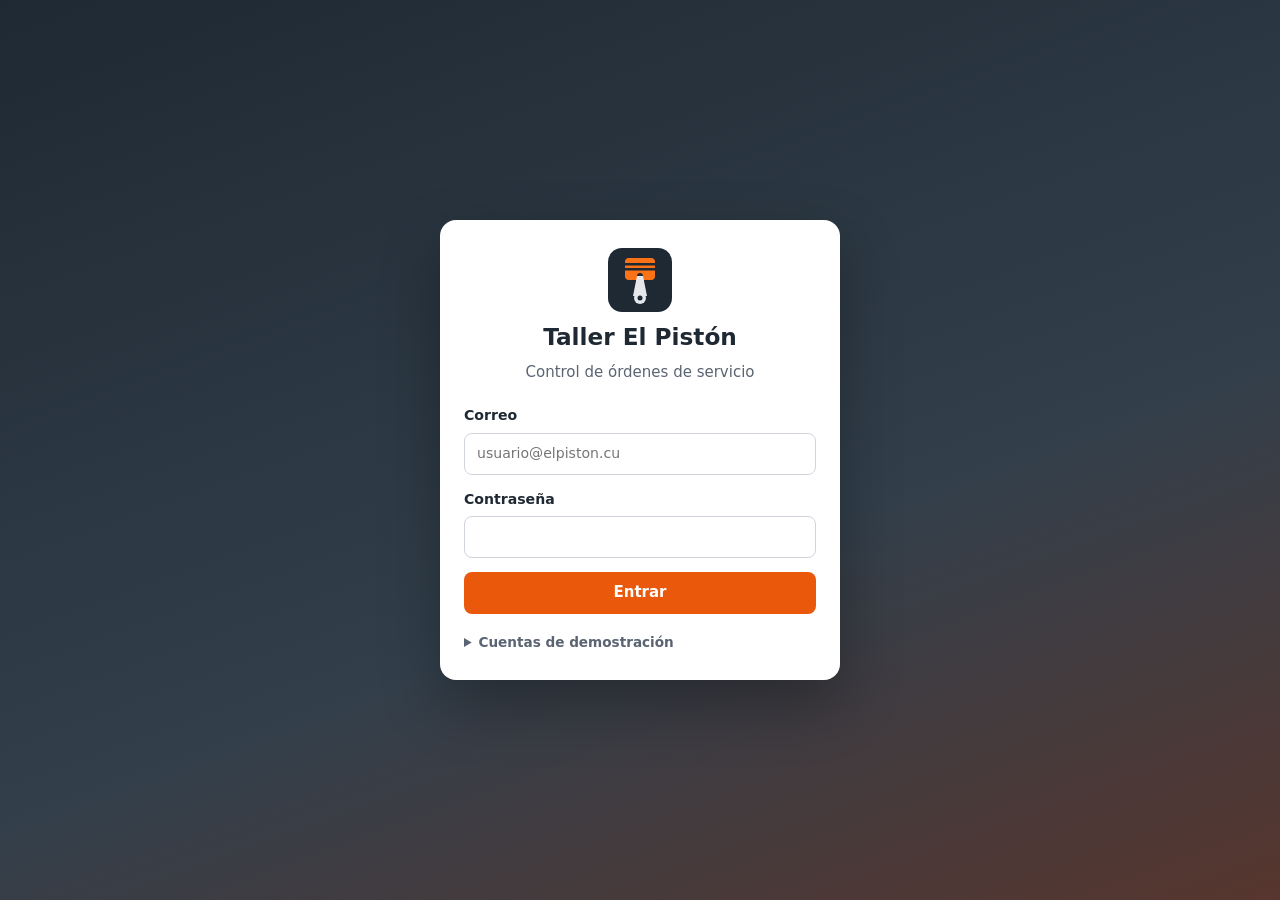
<file: cliente/index.html>
<!DOCTYPE html>
<html lang="es">
<head>
  <meta charset="UTF-8">
  <meta name="viewport" content="width=device-width, initial-scale=1.0">
  <meta name="theme-color" content="#1f2933">
  <title>Panel · El Pistón</title>
  <link rel="icon" href="img/logo.svg" type="image/svg+xml">
  <link rel="stylesheet" href="css/estilos.css">
  <script type="module" src="js/paginas/panel.js"></script>
</head>
<body>
  <div class="app">
    <header class="barra" id="barra"></header>
    <nav class="menu" id="menu" aria-label="Navegación principal"></nav>

    <main class="contenido">
      <section class="encabezado">
        <div class="encabezado__texto">
          <h1 id="saludo">Panel</h1>
          <p id="fecha-hoy"></p>
        </div>
        <div class="acciones">
          <a href="ordenes.html?nueva=1" class="boton oculto" id="boton-nueva-orden">Nueva orden</a>
        </div>
      </section>

      <section class="kpis" id="kpis" aria-label="Indicadores"></section>

      <div class="rejilla rejilla--dos">
        <section class="tarjeta">
          <div class="tarjeta__titulo">
            <div>
              <h2 id="titulo-recientes">Órdenes en curso</h2>
              <p>Las más recientes primero</p>
            </div>
            <a href="ordenes.html" class="boton boton--secundario boton--chico">Ver todas</a>
          </div>
          <div id="recientes"></div>
        </section>

        <section class="tarjeta">
          <div class="tarjeta__titulo">
            <div>
              <h2>Órdenes abiertas por estado</h2>
              <p>Toque un estado para ver sus órdenes</p>
            </div>
          </div>
          <div id="estados"></div>
        </section>

        <section class="tarjeta">
          <div class="tarjeta__titulo">
            <div>
              <h2>Carga de trabajo por mecánico</h2>
              <p>Órdenes abiertas asignadas</p>
            </div>
          </div>
          <div id="carga"></div>
        </section>

        <section class="tarjeta">
          <div class="tarjeta__titulo">
            <div>
              <h2>Repuestos por agotarse</h2>
              <p>Existencias iguales o por debajo del mínimo</p>
            </div>
            <a href="repuestos.html?bajos=1" class="boton boton--secundario boton--chico">Inventario</a>
          </div>
          <div id="stock"></div>
        </section>
      </div>
    </main>
  </div>
  <div class="avisos" id="avisos" aria-live="polite"></div>
</body>
</html>
</file>
<file: cliente/css/estilos.css>
:root {
  --fondo: #f3f4f6;
  --superficie: #ffffff;
  --tinta: #1f2933;
  --tinta-suave: #5b6472;
  --borde: #e2e5ea;
  --acento: #ea580c;
  --acento-oscuro: #c2410c;
  --acento-claro: #fff1e7;
  --exito: #15803d;
  --exito-claro: #e8f6ed;
  --alerta: #b45309;
  --alerta-claro: #fef4e2;
  --peligro: #b91c1c;
  --peligro-claro: #fdeaea;
  --radio: 12px;
  --radio-chico: 8px;
  --sombra: 0 1px 2px rgb(15 23 42 / 6%), 0 4px 14px rgb(15 23 42 / 6%);
  --alto-barra: 60px;
  --alto-menu: 64px;
  --fuente: system-ui, -apple-system, "Segoe UI", Roboto, Ubuntu, "Helvetica Neue", Arial, sans-serif;
}

*,
*::before,
*::after {
  box-sizing: border-box;
}

html {
  -webkit-text-size-adjust: 100%;
}

body {
  margin: 0;
  font-family: var(--fuente);
  font-size: 15px;
  line-height: 1.5;
  color: var(--tinta);
  background: var(--fondo);
}

body:not(.listo) .app {
  visibility: hidden;
}

h1,
h2,
h3 {
  margin: 0;
  line-height: 1.25;
}

h1 {
  font-size: 1.45rem;
}

h2 {
  font-size: 1.05rem;
}

a {
  color: var(--acento-oscuro);
}

img,
svg {
  display: block;
}

:focus-visible {
  outline: 3px solid rgb(234 88 12 / 45%);
  outline-offset: 2px;
}

.app {
  min-height: 100vh;
  padding-bottom: calc(var(--alto-menu) + 16px);
}

.barra {
  position: sticky;
  top: 0;
  z-index: 20;
  display: flex;
  align-items: center;
  gap: 12px;
  height: var(--alto-barra);
  padding: 0 16px;
  color: #fff;
  background: var(--tinta);
}

.barra__marca {
  display: flex;
  align-items: center;
  gap: 10px;
  margin-right: auto;
  font-weight: 700;
  font-size: 1.1rem;
  color: #fff;
  text-decoration: none;
}

.barra__usuario {
  display: flex;
  flex-direction: column;
  align-items: flex-end;
  line-height: 1.2;
}

.barra__nombre {
  font-weight: 600;
  font-size: 0.9rem;
}

.barra__rol {
  font-size: 0.75rem;
  color: #fdba74;
}

.menu {
  position: fixed;
  right: 0;
  bottom: 0;
  left: 0;
  z-index: 20;
  display: flex;
  justify-content: space-around;
  height: var(--alto-menu);
  padding-bottom: env(safe-area-inset-bottom);
  background: var(--superficie);
  border-top: 1px solid var(--borde);
}

.menu__enlace {
  display: flex;
  flex: 1;
  flex-direction: column;
  align-items: center;
  justify-content: center;
  gap: 2px;
  font-size: 0.72rem;
  font-weight: 600;
  color: var(--tinta-suave);
  text-decoration: none;
}

.menu__enlace svg {
  width: 24px;
  height: 24px;
  fill: currentColor;
}

.menu__enlace--activo {
  color: var(--acento);
}

.contenido {
  width: 100%;
  max-width: 1180px;
  margin: 0 auto;
  padding: 20px 16px;
}

.encabezado {
  display: flex;
  flex-wrap: wrap;
  align-items: center;
  justify-content: space-between;
  gap: 12px;
  margin-bottom: 18px;
}

.encabezado__texto p {
  margin: 4px 0 0;
  color: var(--tinta-suave);
}

.migas {
  display: inline-block;
  margin-bottom: 6px;
  font-size: 0.85rem;
  text-decoration: none;
}

.acciones {
  display: flex;
  flex-wrap: wrap;
  gap: 8px;
}

.tarjeta {
  padding: 18px;
  margin-bottom: 16px;
  background: var(--superficie);
  border: 1px solid var(--borde);
  border-radius: var(--radio);
  box-shadow: var(--sombra);
}

.tarjeta__titulo {
  display: flex;
  flex-wrap: wrap;
  align-items: center;
  justify-content: space-between;
  gap: 8px;
  margin-bottom: 14px;
}

.tarjeta__titulo p {
  margin: 2px 0 0;
  font-size: 0.85rem;
  color: var(--tinta-suave);
}

.rejilla {
  display: grid;
  gap: 16px;
}

.rejilla .tarjeta {
  margin-bottom: 0;
}

.kpis {
  display: grid;
  grid-template-columns: repeat(2, minmax(0, 1fr));
  gap: 12px;
  margin-bottom: 16px;
}

.kpi {
  display: block;
  padding: 16px;
  color: inherit;
  text-decoration: none;
  background: var(--superficie);
  border: 1px solid var(--borde);
  border-radius: var(--radio);
  box-shadow: var(--sombra);
}

.kpi__valor {
  display: block;
  font-size: 1.6rem;
  font-weight: 700;
  line-height: 1.1;
}

.kpi__etiqueta {
  display: block;
  margin-top: 4px;
  font-size: 0.82rem;
  color: var(--tinta-suave);
}

.kpi--acento .kpi__valor {
  color: var(--acento-oscuro);
}

.kpi--alerta .kpi__valor {
  color: var(--peligro);
}

.boton {
  display: inline-flex;
  align-items: center;
  justify-content: center;
  gap: 6px;
  min-height: 42px;
  padding: 0 16px;
  font: inherit;
  font-weight: 600;
  color: #fff;
  text-decoration: none;
  white-space: nowrap;
  cursor: pointer;
  background: var(--acento);
  border: 1px solid transparent;
  border-radius: var(--radio-chico);
  transition: background 0.15s, opacity 0.15s;
}

.boton:hover {
  background: var(--acento-oscuro);
}

.boton:disabled {
  cursor: not-allowed;
  opacity: 0.55;
}

.boton--secundario {
  color: var(--tinta);
  background: var(--superficie);
  border-color: var(--borde);
}

.boton--secundario:hover {
  background: var(--fondo);
}

.boton--peligro {
  background: var(--peligro);
}

.boton--peligro:hover {
  background: #991b1b;
}

.boton--exito {
  background: var(--exito);
}

.boton--exito:hover {
  background: #166534;
}

.boton--fantasma {
  color: #fff;
  background: transparent;
  border-color: rgb(255 255 255 / 30%);
}

.boton--fantasma:hover {
  background: rgb(255 255 255 / 10%);
}

.boton--chico {
  min-height: 34px;
  padding: 0 12px;
  font-size: 0.85rem;
}

.boton--icono {
  min-height: 34px;
  padding: 0 10px;
  color: var(--peligro);
  background: transparent;
  border-color: var(--borde);
}

.boton--icono:hover {
  background: var(--peligro-claro);
}

.boton--cargando {
  position: relative;
  color: transparent !important;
}

.boton--cargando::after {
  position: absolute;
  width: 18px;
  height: 18px;
  content: "";
  border: 2px solid #fff;
  border-right-color: transparent;
  border-radius: 50%;
  animation: girar 0.7s linear infinite;
}

.boton--secundario.boton--cargando::after {
  border-color: var(--tinta);
  border-right-color: transparent;
}

@keyframes girar {
  to {
    transform: rotate(360deg);
  }
}

.formulario {
  display: grid;
  gap: 14px;
}

.formulario--linea {
  grid-template-columns: 1fr;
  align-items: end;
}

.campo {
  display: grid;
  gap: 6px;
  font-size: 0.88rem;
  font-weight: 600;
}

.campo small {
  font-weight: 400;
  color: var(--tinta-suave);
}

.campo input,
.campo select,
.campo textarea,
.buscador {
  width: 100%;
  min-height: 42px;
  padding: 8px 12px;
  font: inherit;
  font-weight: 400;
  color: var(--tinta);
  background: var(--superficie);
  border: 1px solid #cfd4dc;
  border-radius: var(--radio-chico);
}

.campo textarea {
  min-height: 90px;
  resize: vertical;
}

.campo input:focus,
.campo select:focus,
.campo textarea:focus,
.buscador:focus {
  border-color: var(--acento);
  outline: 3px solid rgb(234 88 12 / 18%);
}

.campo input:user-invalid,
.campo select:user-invalid,
.campo textarea:user-invalid {
  border-color: var(--peligro);
}

.formulario__error {
  min-height: 1.2em;
  margin: 0;
  font-size: 0.88rem;
  font-weight: 600;
  color: var(--peligro);
}

.formulario__error:empty {
  display: none;
}

.filtros {
  display: grid;
  gap: 10px;
  margin-bottom: 14px;
}

.chips {
  display: flex;
  gap: 8px;
  padding-bottom: 4px;
  overflow-x: auto;
  scrollbar-width: none;
}

.chip {
  flex: none;
  min-height: 34px;
  padding: 0 14px;
  font: inherit;
  font-size: 0.85rem;
  font-weight: 600;
  color: var(--tinta-suave);
  cursor: pointer;
  background: var(--superficie);
  border: 1px solid var(--borde);
  border-radius: 999px;
}

.chip--activo {
  color: #fff;
  background: var(--tinta);
  border-color: var(--tinta);
}

.chip__numero {
  display: inline-block;
  min-width: 20px;
  margin-left: 4px;
  padding: 0 6px;
  font-size: 0.75rem;
  line-height: 18px;
  text-align: center;
  background: rgb(0 0 0 / 8%);
  border-radius: 999px;
}

.chip--activo .chip__numero {
  background: rgb(255 255 255 / 20%);
}

.insignia {
  display: inline-block;
  padding: 2px 10px;
  font-size: 0.75rem;
  font-weight: 700;
  white-space: nowrap;
  border-radius: 999px;
}

.insignia--recibida {
  color: #334155;
  background: #e2e8f0;
}

.insignia--diagnostico {
  color: #5b21b6;
  background: #ede9fe;
}

.insignia--reparacion {
  color: #92400e;
  background: #fef3c7;
}

.insignia--lista {
  color: #166534;
  background: #dcfce7;
}

.insignia--entregada {
  color: #0f766e;
  background: #ccfbf1;
}

.insignia--cancelada {
  color: #991b1b;
  background: #fee2e2;
}

.insignia--bajo {
  color: var(--peligro);
  background: var(--peligro-claro);
}

.insignia--ok {
  color: var(--exito);
  background: var(--exito-claro);
}

.lista {
  display: grid;
  gap: 10px;
  padding: 0;
  margin: 0;
  list-style: none;
}

.fila {
  display: grid;
  grid-template-columns: 1fr auto;
  gap: 4px 12px;
  align-items: center;
  padding: 14px;
  color: inherit;
  text-decoration: none;
  background: var(--superficie);
  border: 1px solid var(--borde);
  border-radius: var(--radio);
}

a.fila:hover {
  border-color: #f0b48f;
  box-shadow: var(--sombra);
}

.fila__titulo {
  font-weight: 700;
}

.fila__detalle {
  grid-column: 1 / -1;
  font-size: 0.86rem;
  color: var(--tinta-suave);
}

.fila__monto {
  font-weight: 700;
  text-align: right;
}

.fila--compacta {
  padding: 10px 12px;
}

.fila--alerta {
  border-left: 4px solid var(--peligro);
}

.tabla-contenedor {
  overflow-x: auto;
}

.tabla {
  width: 100%;
  border-collapse: collapse;
  font-size: 0.9rem;
}

.tabla th,
.tabla td {
  padding: 10px 8px;
  text-align: left;
  border-bottom: 1px solid var(--borde);
}

.tabla th {
  font-size: 0.78rem;
  font-weight: 700;
  color: var(--tinta-suave);
  text-transform: uppercase;
  letter-spacing: 0.03em;
}

.tabla .numero {
  text-align: right;
  white-space: nowrap;
}

.tabla tfoot td {
  font-weight: 700;
  border-bottom: 0;
}

.datos {
  display: grid;
  grid-template-columns: repeat(auto-fit, minmax(150px, 1fr));
  gap: 12px 18px;
  margin: 0;
}

.datos dt {
  font-size: 0.78rem;
  font-weight: 600;
  color: var(--tinta-suave);
}

.datos dd {
  margin: 2px 0 0;
  font-weight: 600;
}

.pasos {
  display: flex;
  gap: 6px;
  padding: 0;
  margin: 16px 0 0;
  list-style: none;
}

.paso {
  flex: 1;
  font-size: 0.72rem;
  font-weight: 600;
  color: var(--tinta-suave);
  text-align: center;
}

.paso::before {
  display: block;
  height: 6px;
  margin-bottom: 6px;
  content: "";
  background: var(--borde);
  border-radius: 999px;
}

.paso--hecho::before {
  background: var(--acento);
}

.paso--actual {
  color: var(--acento-oscuro);
}

.paso--actual::before {
  background: var(--acento);
  box-shadow: 0 0 0 3px var(--acento-claro);
}

.resumen {
  display: grid;
  gap: 8px;
  margin: 0;
}

.resumen div {
  display: flex;
  justify-content: space-between;
  gap: 12px;
}

.resumen dt {
  color: var(--tinta-suave);
}

.resumen dd {
  margin: 0;
  font-weight: 600;
}

.resumen__total {
  padding-top: 8px;
  font-size: 1.1rem;
  border-top: 1px solid var(--borde);
}

.resumen__saldo dd {
  color: var(--peligro);
}

.resumen__saldo--cero dd {
  color: var(--exito);
}

.barra-progreso {
  height: 8px;
  margin-top: 12px;
  overflow: hidden;
  background: var(--borde);
  border-radius: 999px;
}

.barra-progreso span {
  display: block;
  height: 100%;
  background: var(--exito);
  transition: width 0.3s;
}

.nota {
  padding: 10px 14px;
  margin: 0 0 16px;
  font-size: 0.9rem;
  border-radius: var(--radio-chico);
}

.nota--info {
  color: #1e3a8a;
  background: #e8efff;
}

.nota--alerta {
  color: var(--alerta);
  background: var(--alerta-claro);
}

.vacio {
  padding: 22px 12px;
  margin: 0;
  color: var(--tinta-suave);
  text-align: center;
  border: 1px dashed var(--borde);
  border-radius: var(--radio);
}

.esqueleto {
  height: 58px;
  margin-bottom: 10px;
  background: linear-gradient(90deg, #eceef1 0%, #f7f8f9 50%, #eceef1 100%);
  background-size: 200% 100%;
  border-radius: var(--radio);
  animation: brillo 1.2s ease-in-out infinite;
}

@keyframes brillo {
  from {
    background-position: 200% 0;
  }

  to {
    background-position: -200% 0;
  }
}

.paginacion {
  display: flex;
  align-items: center;
  justify-content: center;
  gap: 12px;
  margin-top: 14px;
  font-size: 0.88rem;
  color: var(--tinta-suave);
}

.dialogo {
  width: min(560px, calc(100% - 24px));
  max-height: calc(100% - 24px);
  padding: 0;
  color: var(--tinta);
  border: 0;
  border-radius: var(--radio);
  box-shadow: 0 20px 50px rgb(15 23 42 / 25%);
}

.dialogo::backdrop {
  background: rgb(15 23 42 / 45%);
}

.dialogo form {
  padding: 20px;
}

.dialogo__cabecera {
  display: flex;
  align-items: center;
  justify-content: space-between;
  margin-bottom: 16px;
}

.dialogo__acciones {
  display: flex;
  justify-content: flex-end;
  gap: 8px;
  margin-top: 6px;
}

.dialogo--confirmar {
  width: min(420px, calc(100% - 24px));
  padding: 20px;
}

.dialogo__mensaje {
  margin: 0 0 18px;
  font-size: 1rem;
}

.cerrar {
  width: 34px;
  height: 34px;
  font-size: 1.4rem;
  line-height: 1;
  color: var(--tinta-suave);
  cursor: pointer;
  background: transparent;
  border: 0;
  border-radius: 50%;
}

.cerrar:hover {
  background: var(--fondo);
}

.avisos {
  position: fixed;
  right: 12px;
  bottom: calc(var(--alto-menu) + 12px);
  left: 12px;
  z-index: 50;
  display: grid;
  gap: 8px;
  pointer-events: none;
}

.aviso {
  padding: 12px 16px;
  font-weight: 600;
  color: #fff;
  background: var(--tinta);
  border-radius: var(--radio-chico);
  box-shadow: var(--sombra);
  animation: entrar 0.25s ease-out;
  transition: opacity 0.4s, transform 0.4s;
}

.aviso--exito {
  background: var(--exito);
}

.aviso--error {
  background: var(--peligro);
}

.aviso--alerta {
  background: var(--alerta);
}

.aviso--saliendo {
  opacity: 0;
  transform: translateY(8px);
}

@keyframes entrar {
  from {
    opacity: 0;
    transform: translateY(12px);
  }
}

.acceso {
  display: grid;
  min-height: 100vh;
  padding: 20px;
  place-items: center;
  background: linear-gradient(160deg, #1f2933 0%, #323f4b 60%, #7c2d12 140%);
}

.acceso__caja {
  width: min(400px, 100%);
  padding: 28px 24px;
  background: var(--superficie);
  border-radius: 16px;
  box-shadow: 0 24px 60px rgb(0 0 0 / 30%);
}

.acceso__marca {
  display: flex;
  flex-direction: column;
  align-items: center;
  gap: 10px;
  margin-bottom: 22px;
  text-align: center;
}

.acceso__marca p {
  margin: 0;
  color: var(--tinta-suave);
}

.acceso details {
  margin-top: 18px;
  font-size: 0.85rem;
  color: var(--tinta-suave);
}

.acceso summary {
  font-weight: 600;
  cursor: pointer;
}

.acceso code {
  font-size: 0.8rem;
}

.texto-suave {
  color: var(--tinta-suave);
}

.texto-peligro {
  color: var(--peligro);
}

.texto-exito {
  color: var(--exito);
}

.oculto {
  display: none !important;
}

.solo-impresion {
  display: none;
}

@media (min-width: 640px) {
  .kpis {
    grid-template-columns: repeat(4, minmax(0, 1fr));
  }

  .formulario--doble {
    grid-template-columns: 1fr 1fr;
  }

  .formulario--doble .campo--completo,
  .formulario--doble .formulario__error,
  .formulario--doble .dialogo__acciones {
    grid-column: 1 / -1;
  }

  .formulario--linea {
    grid-template-columns: 2fr 1fr auto;
  }

  .filtros {
    grid-template-columns: 1fr auto;
    align-items: center;
  }

  .avisos {
    left: auto;
    width: 360px;
  }
}

@media (min-width: 960px) {
  .app {
    display: grid;
    grid-template-rows: var(--alto-barra) 1fr;
    grid-template-columns: 220px 1fr;
    padding-bottom: 0;
  }

  .barra {
    grid-column: 1 / -1;
  }

  .menu {
    position: sticky;
    top: var(--alto-barra);
    flex-direction: column;
    justify-content: flex-start;
    gap: 4px;
    height: calc(100vh - var(--alto-barra));
    padding: 16px 12px;
    border-top: 0;
    border-right: 1px solid var(--borde);
  }

  .menu__enlace {
    flex: none;
    flex-direction: row;
    justify-content: flex-start;
    gap: 12px;
    padding: 10px 12px;
    font-size: 0.92rem;
    border-radius: var(--radio-chico);
  }

  .menu__enlace:hover {
    background: var(--fondo);
  }

  .menu__enlace--activo {
    background: var(--acento-claro);
  }

  .contenido {
    padding: 28px;
  }

  .rejilla--dos {
    grid-template-columns: 1fr 1fr;
  }

  .rejilla--orden {
    grid-template-columns: 1.6fr 1fr;
    align-items: start;
  }

  .avisos {
    bottom: 20px;
  }
}

@media print {
  .barra,
  .menu,
  .acciones,
  .avisos,
  .no-imprimir {
    display: none !important;
  }

  .solo-impresion {
    display: block;
  }

  body,
  .app {
    display: block;
    padding: 0;
    background: #fff;
  }

  .tarjeta {
    box-shadow: none;
    break-inside: avoid;
  }
}

@media (prefers-reduced-motion: reduce) {
  *,
  *::before,
  *::after {
    animation: none !important;
    transition: none !important;
  }
}

.separado {
  margin-top: 14px;
}

.separado-vertical {
  margin: 12px 0;
}

.sin-margen {
  margin: 0;
}

.texto-normal {
  font-weight: 400;
}

.texto-pequeno {
  margin: 6px 0 0;
  font-size: 0.85rem;
}

.acciones--derecha {
  justify-content: flex-end;
}

.buscador--auto {
  width: auto;
}

.rejilla > *,
.tarjeta {
  min-width: 0;
}
</file>
